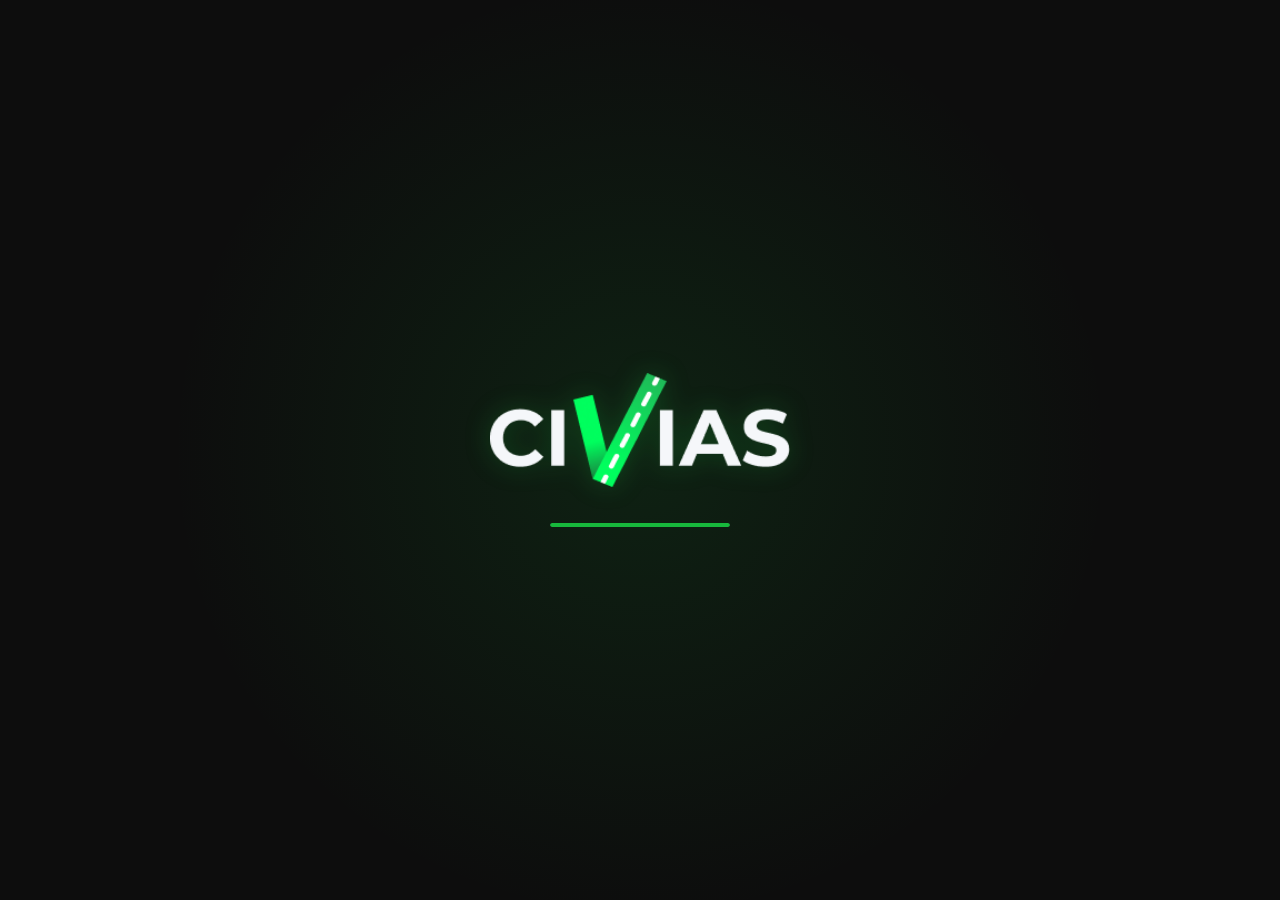
<file: index.html>
<!DOCTYPE html>
<html lang="pt-BR">
<head>
  <meta charset="UTF-8" />
  <meta name="viewport" content="width=device-width, initial-scale=1.0"/>
  <title>CIVIAS</title>

  <link rel="stylesheet" href="assets/css/style.css" />

  <style>

    body {
      margin: 0;
      background: #0d0d0d;
      overflow: hidden;
    }

    .splash-screen {
      width: 100%;
      height: 100vh;

      display: flex;
      flex-direction: column;
      justify-content: center;
      align-items: center;

      background:
        radial-gradient(circle at center,
        rgba(23,184,60,0.12) 0%,
        transparent 60%),
        #0d0d0d;

      transition: opacity 0.6s ease;
    }

    .splash-logo {
      width: clamp(180px, 28vw, 300px);

      opacity: 0;
      transform: scale(0.92);

      animation: logoReveal 1.4s ease forwards;

      filter:
        drop-shadow(0 0 12px rgba(23,184,60,0.25));
    }

    .loading-container {
      width: 180px;
      height: 4px;

      margin-top: 36px;

      background: rgba(255,255,255,0.08);

      border-radius: 999px;

      overflow: hidden;
    }

    .loading-bar {
      width: 0%;
      height: 100%;

      background: #17b83c;

      border-radius: 999px;

      animation: loading 2.2s ease forwards;
    }

    @keyframes logoReveal {

      to {
        opacity: 1;
        transform: scale(1);
      }

    }

    @keyframes loading {

      to {
        width: 100%;
      }

    }

  </style>
</head>

<body>

  <div class="splash-screen" id="splash">

    <img
      src="assets/img/logo-civias.png"
      alt="CIVIAS"
      class="splash-logo"
    />

    <div class="loading-container">
      <div class="loading-bar"></div>
    </div>

  </div>

  <script src="assets/js/splash.js"></script>

</body>
</html>
</file>
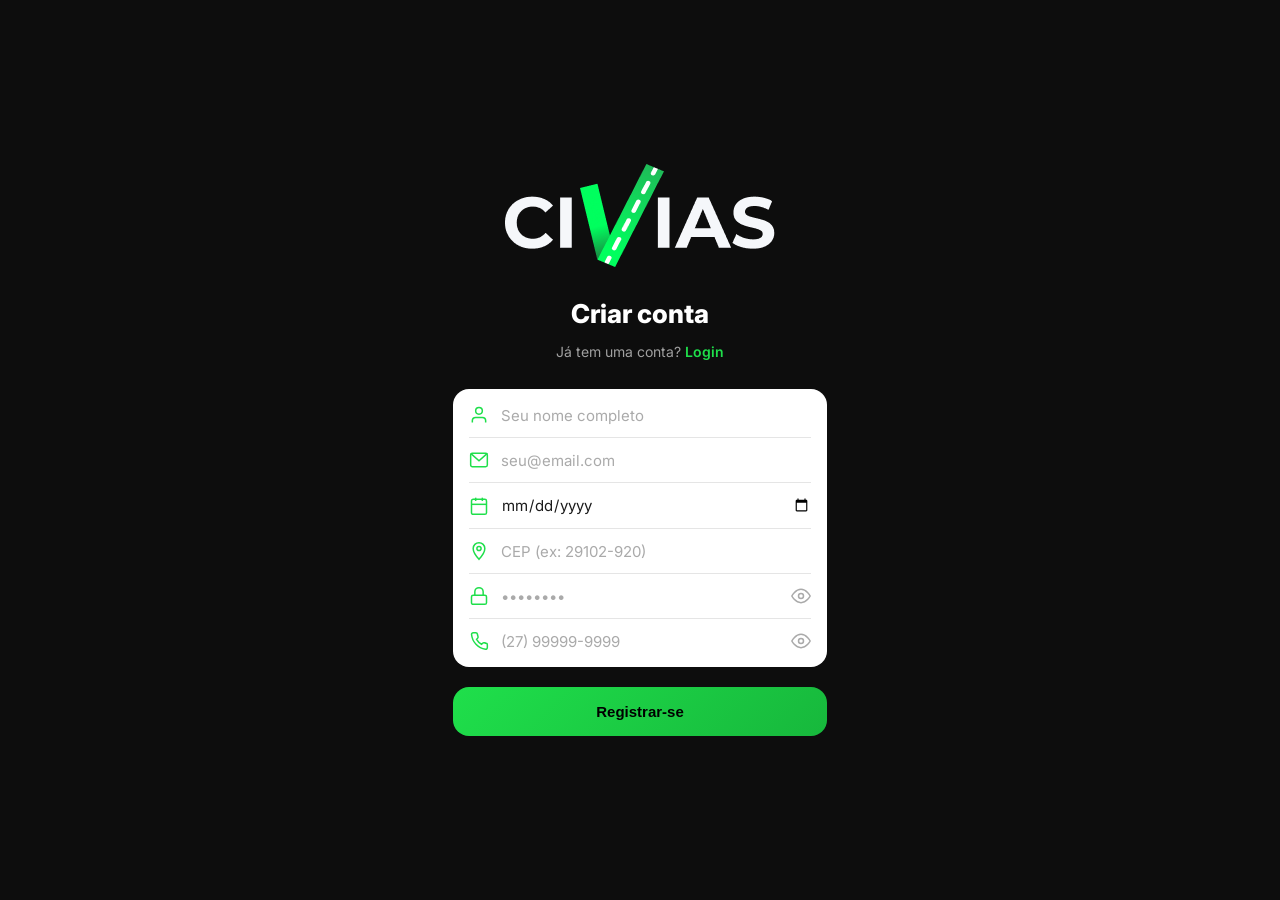
<file: cadastro.html>
<!DOCTYPE html>
<html lang="pt-BR">
<head>
  <meta charset="UTF-8" />
  <meta name="viewport" content="width=device-width, initial-scale=1.0" />
  <title>CIVIAS - Cadastro</title>
  <link rel="stylesheet" href="assets/css/style.css" />
  <style>
    body {
      background-color: var(--bg-primary);
      min-height: 100vh;
    }

    .cadastro-wrapper {
      width: 100%;
      max-width: 430px;
      min-height: 100vh;
      display: flex;
      flex-direction: column;
      align-items: center;
      justify-content: center;
      /* Responsivo: padding escala com clamp */
      padding: clamp(32px, 6vh, 48px) clamp(18px, 6vw, 28px);
      gap: clamp(20px, 3vh, 28px);
      margin: 0 auto;
    }

    /* Logo */
    .cadastro-logo {
      display: flex;
      align-items: center;
    }

    .cadastro-logo span {
      font-size: clamp(32px, 8vw, 42px);
      font-weight: 800;
      color: var(--text-primary);
      letter-spacing: -1px;
    }

    .cadastro-logo svg {
      width: clamp(26px, 6vw, 34px);
      height: clamp(32px, 7vw, 42px);
    }

    /* Título */
    .cadastro-title {
      text-align: center;
    }

    .cadastro-title h1 {
      font-size: clamp(20px, 5vw, 26px);
      font-weight: 800;
      color: var(--text-primary);
    }

    .cadastro-title p {
      margin-top: 8px;
      font-size: 14px;
      color: var(--text-secondary);
    }

    .cadastro-title p a {
      color: var(--green-main);
      font-weight: 600;
      text-decoration: none;
    }

    /* Formulário */
    .cadastro-form {
      width: 100%;
      display: flex;
      flex-direction: column;
      gap: 20px;
    }
  </style>
</head>
<body>
  <div class="cadastro-wrapper">

    <!-- Logo -->
      <div class="cadastro-logo">
        <img src="assets/img/logo-civias.png" alt="CIVIAS" class="logo" />
      </div>

    <!-- Título -->
    <div class="cadastro-title">
      <h1>Criar conta</h1>
      <p>Já tem uma conta? <a href="login.html">Login</a></p>
    </div>

    <!-- Formulário -->
    <div class="cadastro-form">

      <div class="input-group">

        <!-- Nome -->
        <div class="input-row">
          <svg viewBox="0 0 24 24" xmlns="http://www.w3.org/2000/svg">
            <path d="M20 21v-2a4 4 0 0 0-4-4H8a4 4 0 0 0-4 4v2"/>
            <circle cx="12" cy="7" r="4"/>
          </svg>
          <input
            type="text"
            id="cadNome"
            placeholder="Seu nome completo"
            autocomplete="name"
          />
        </div>

        <!-- Email -->
        <div class="input-row">
          <svg viewBox="0 0 24 24" xmlns="http://www.w3.org/2000/svg">
            <rect x="2" y="4" width="20" height="16" rx="2"/>
            <polyline points="2,4 12,13 22,4"/>
          </svg>
          <input
            type="email"
            id="cadEmail"
            placeholder="seu@email.com"
            autocomplete="email"
          />
        </div>

        <!-- Data de nascimento -->
        <div class="input-row">
          <svg viewBox="0 0 24 24" xmlns="http://www.w3.org/2000/svg">
            <rect x="3" y="4" width="18" height="18" rx="2"/>
            <line x1="16" y1="2" x2="16" y2="6"/>
            <line x1="8"  y1="2" x2="8"  y2="6"/>
            <line x1="3"  y1="10" x2="21" y2="10"/>
          </svg>
          <input
            type="date"
            id="cadNascimento"
            autocomplete="bday"
          />
        </div>

        <!-- CEP -->
        <div class="input-row">
          <svg viewBox="0 0 24 24" xmlns="http://www.w3.org/2000/svg">
            <path d="M12 2C8.13 2 5 5.13 5 9c0 5.25 7 13 7 13s7-7.75 7-13c0-3.87-3.13-7-7-7z"/>
            <circle cx="12" cy="9" r="2.5"/>
          </svg>
          <input
            type="text"
            id="cadCep"
            placeholder="CEP (ex: 29102-920)"
            maxlength="9"
            autocomplete="postal-code"
          />
        </div>

        <!-- Senha -->
        <div class="input-row">
          <svg viewBox="0 0 24 24" xmlns="http://www.w3.org/2000/svg">
            <rect x="3" y="11" width="18" height="11" rx="2"/>
            <path d="M7 11V7a5 5 0 0 1 10 0v4"/>
          </svg>
          <input
            type="password"
            id="cadSenha"
            placeholder="••••••••"
            autocomplete="new-password"
          />
          <button class="toggle-password" id="toggleCadSenha" type="button" aria-label="Mostrar senha">
            <svg id="eyeIconCad" viewBox="0 0 24 24" xmlns="http://www.w3.org/2000/svg">
              <path d="M1 12s4-8 11-8 11 8 11 8-4 8-11 8-11-8-11-8z"/>
              <circle cx="12" cy="12" r="3"/>
            </svg>
          </button>
        </div>

        <!-- Telefone -->
        <div class="input-row">
          <svg viewBox="0 0 24 24" xmlns="http://www.w3.org/2000/svg">
            <path d="M22 16.92v3a2 2 0 0 1-2.18 2
                     A19.79 19.79 0 0 1 3.08 4.18
                     2 2 0 0 1 5.09 2h3a2 2 0 0 1 2 1.72
                     c.127.96.361 1.903.7 2.81a2 2 0 0 1-.45 2.11
                     L9.09 9.91a16 16 0 0 0 6 6l1.27-1.27
                     a2 2 0 0 1 2.11-.45c.907.339 1.85.573 2.81.7
                     A2 2 0 0 1 22 16.92z"/>
          </svg>
          <input
            type="tel"
            id="cadTelefone"
            placeholder="(27) 99999-9999"
            maxlength="15"
            autocomplete="tel"
          />
          <button class="toggle-password" id="toggleCadTel" type="button" aria-label="Mostrar telefone">
            <svg id="eyeIconTel" viewBox="0 0 24 24" xmlns="http://www.w3.org/2000/svg">
              <path d="M1 12s4-8 11-8 11 8 11 8-4 8-11 8-11-8-11-8z"/>
              <circle cx="12" cy="12" r="3"/>
            </svg>
          </button>
        </div>

      </div>

      <!-- Botão registrar -->
      <button class="btn-primary" id="btnRegistrar">Registrar-se</button>

    </div>

  </div>

  <script src="assets/js/cadastro.js"></script>
</body>
</html>
</file>
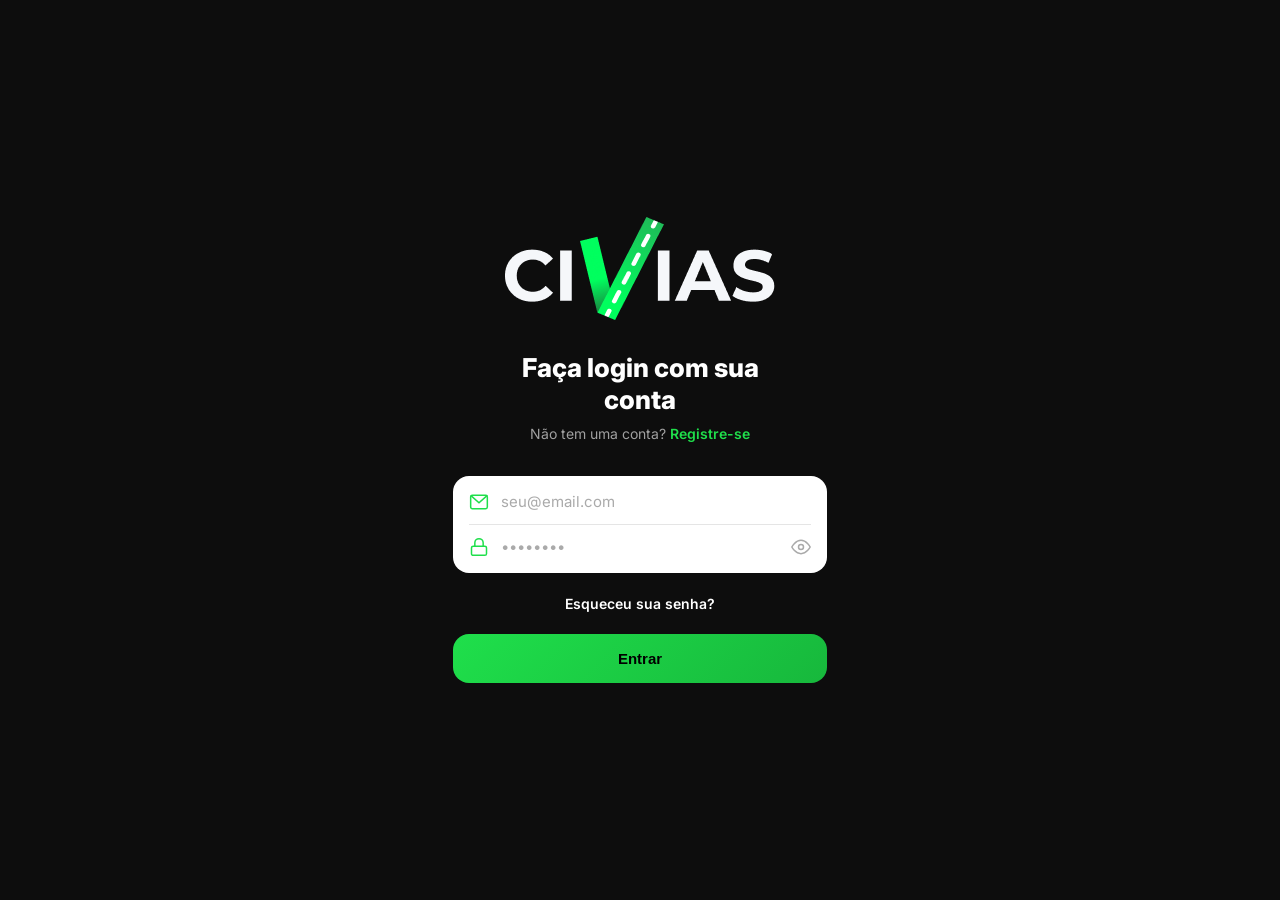
<file: login.html>
<!DOCTYPE html>
<html lang="pt-BR">
<head>
  <meta charset="UTF-8" />
  <meta name="viewport" content="width=device-width, initial-scale=1.0" />
  <title>CIVIAS - Login</title>
  <link rel="stylesheet" href="assets/css/style.css" />
  <style>
    body {
      background-color: var(--bg-primary);
      min-height: 100vh;
    }

    .login-wrapper {
      width: 100%;
      max-width: 430px;
      min-height: 100vh;
      display: flex;
      flex-direction: column;
      align-items: center;
      justify-content: center;
      /* Responsivo: padding menor em telas pequenas via clamp */
      padding: clamp(32px, 6vh, 48px) clamp(18px, 6vw, 28px);
      gap: clamp(24px, 4vh, 32px);
      margin: 0 auto;
    }

    /* Logo */
    .login-logo {
      display: flex;
      align-items: center;
    }

    .login-logo span {
      /* clamp(mínimo, preferido, máximo) — escala suave */
      font-size: clamp(32px, 8vw, 42px);
      font-weight: 800;
      color: var(--text-primary);
      letter-spacing: -1px;
    }

    .login-logo svg {
      width: clamp(26px, 6vw, 34px);
      height: clamp(32px, 7vw, 42px);
    }

    /* Título */
    .login-title {
      text-align: center;
    }

    .login-title h1 {
      font-size: clamp(20px, 5vw, 26px);
      font-weight: 800;
      color: var(--text-primary);
      line-height: 1.2;
    }

    .login-title p {
      margin-top: 8px;
      font-size: 14px;
      color: var(--text-secondary);
    }

    .login-title p a {
      color: var(--green-main);
      font-weight: 600;
      text-decoration: none;
    }

    /* Formulário */
    .login-form {
      width: 100%;
      display: flex;
      flex-direction: column;
      gap: 20px;
    }

    .forgot-password {
      text-align: center;
      font-size: 14px;
      font-weight: 600;
      color: var(--text-primary);
      text-decoration: none;
      cursor: pointer;
    }

    .forgot-password:hover {
      color: var(--green-main);
    }
  </style>
</head>
<body>
  <div class="login-wrapper">

    <!-- Logo -->
      <div class="login-logo">
        <img src="assets/img/logo-civias.png" alt="CIVIAS" class="logo" />
      </div>

    <!-- Título -->
    <div class="login-title">
      <h1>Faça login com sua<br>conta</h1>
      <p>Não tem uma conta? <a href="cadastro.html">Registre-se</a></p>
    </div>

    <!-- Formulário -->
    <div class="login-form">

      <!-- Campos -->
      <div class="input-group">

        <!-- Email -->
        <div class="input-row">
          <svg viewBox="0 0 24 24" xmlns="http://www.w3.org/2000/svg">
            <rect x="2" y="4" width="20" height="16" rx="2"/>
            <polyline points="2,4 12,13 22,4"/>
          </svg>
          <input
            type="email"
            id="loginEmail"
            placeholder="seu@email.com"
            autocomplete="email"
          />
        </div>

        <!-- Senha -->
        <div class="input-row">
          <svg viewBox="0 0 24 24" xmlns="http://www.w3.org/2000/svg">
            <rect x="3" y="11" width="18" height="11" rx="2"/>
            <path d="M7 11V7a5 5 0 0 1 10 0v4"/>
          </svg>
          <input
            type="password"
            id="loginSenha"
            placeholder="••••••••"
            autocomplete="current-password"
          />
          <button class="toggle-password" id="toggleLoginSenha" type="button" aria-label="Mostrar senha">
            <svg id="eyeIconLogin" viewBox="0 0 24 24" xmlns="http://www.w3.org/2000/svg">
              <path d="M1 12s4-8 11-8 11 8 11 8-4 8-11 8-11-8-11-8z"/>
              <circle cx="12" cy="12" r="3"/>
            </svg>
          </button>
        </div>

      </div>

      <!-- Esqueceu senha -->
      <a class="forgot-password" href="#">Esqueceu sua senha?</a>

      <!-- Botão entrar -->
      <button class="btn-primary" id="btnEntrar">Entrar</button>

    </div>

  </div>

  <script src="assets/js/login.js"></script>
</body>
</html>
</file>
<file: assets/css/style.css>
/* =============================
   CIVIAS - Estilos Globais
   ============================= */

@import url('https://fonts.googleapis.com/css2?family=Inter:wght@400;500;600;700;800&display=swap');

/* Variáveis de cor */
:root {
  --bg-primary: #0d0d0d;
  --bg-secondary: #1a1a1a;
  --bg-card: #1e1e1e;
  --bg-card-alt: #2a2a2a;

  --green-main: #1fdf4b;
  --green-dark: #17b83c;
  --green-glow: rgba(31, 223, 75, 0.15);

  --text-primary: #ffffff;
  --text-secondary: #a0a0a0;
  --text-muted: #606060;

  --red: #e53e3e;
  --orange: #d97706;

  --border-radius-sm: 10px;
  --border-radius-md: 16px;
  --border-radius-lg: 24px;
  --border-radius-xl: 32px;

  --navbar-height: 72px;
}

/* Reset e base */
*, *::before, *::after {
  margin: 0;
  padding: 0;
  box-sizing: border-box;
  -webkit-tap-highlight-color: transparent;
}

html {
  width: 100%;
  min-height: 100%;
}

body {
  width: 100%;
  min-height: 100vh;
  background-color: #111;
  color: var(--text-primary);
  font-family: 'Inter', sans-serif;
  font-size: 16px;
  line-height: 1.5;
  overflow-x: hidden;
}

/* =============================
   CONTAINER PRINCIPAL
   ============================= */
.app-container {
  width: 100%;
  min-height: 100vh;
  margin: 0 auto;
  padding: 0 24px;
}

/* Desktop: centraliza com sombra lateral */
@media (min-width: 768px) {
  .app-container {
    max-width: 440px;
    box-shadow: 0 0 80px rgba(0, 0, 0, 0.8);
  }
}

/* =============================
   NAVBAR INFERIOR
   ============================= */
.navbar {
  position: fixed;
  bottom: 16px;
  left: 50%;
  transform: translateX(-50%);
  width: calc(100% - 32px);
  max-width: 408px;
  height: var(--navbar-height);
  background-color: var(--bg-card-alt);
  border-radius: var(--border-radius-xl);
  display: flex;
  align-items: center;
  justify-content: space-around;
  padding: 0 16px;
  z-index: 100;
}

/* Desktop: navbar acompanha o container */
@media (min-width: 768px) {
  .navbar {
    max-width: 408px;
  }
}

.navbar a {
  display: flex;
  align-items: center;
  justify-content: center;
  width: 48px;
  height: 48px;
  border-radius: 50%;
  text-decoration: none;
  transition: background 0.2s;
}

.navbar a:hover,
.navbar a.active {
  background-color: var(--green-glow);
}

.navbar svg {
  width: 26px;
  height: 26px;
  stroke: var(--green-main);
  fill: none;
  stroke-width: 1.8;
  stroke-linecap: round;
  stroke-linejoin: round;
}

/* =============================
   BOTÕES
   ============================= */
.btn-primary {
  width: 100%;
  padding: 16px;
  background: linear-gradient(135deg, var(--green-main), var(--green-dark));
  color: #000;
  font-size: 15px;
  font-weight: 700;
  border: none;
  border-radius: var(--border-radius-md);
  cursor: pointer;
  transition: opacity 0.2s, transform 0.1s;
}

.btn-primary:hover {
  opacity: 0.9;
}

.btn-primary:active {
  transform: scale(0.98);
}

.btn-outline {
  width: 100%;
  padding: 16px;
  background: transparent;
  color: var(--green-main);
  font-size: 15px;
  font-weight: 600;
  border: 1.5px solid var(--green-main);
  border-radius: var(--border-radius-md);
  cursor: pointer;
  transition: background 0.2s;
}

.btn-outline:hover {
  background: var(--green-glow);
}

/* =============================
   INPUTS
   ============================= */
.input-group {
  background-color: #fff;
  border-radius: var(--border-radius-md);
  padding: 4px 16px;
}

.input-row {
  display: flex;
  align-items: center;
  gap: 12px;
  padding: 12px 0;
  border-bottom: 1px solid #e5e5e5;
}

.input-row:last-child {
  border-bottom: none;
}

.input-row svg {
  width: 20px;
  height: 20px;
  stroke: var(--green-main);
  fill: none;
  stroke-width: 1.8;
  flex-shrink: 0;
}

.input-row input {
  flex: 1;
  border: none;
  outline: none;
  font-size: 15px;
  font-family: 'Inter', sans-serif;
  color: #1a1a1a;
  background: transparent;
}

.input-row input::placeholder {
  color: #aaa;
}

.input-row .toggle-password {
  cursor: pointer;
  background: none;
  border: none;
  padding: 0;
  display: flex;
  align-items: center;
}

.input-row .toggle-password svg {
  stroke: #aaa;
}

/* =============================
   CARDS DE ESTATÍSTICA
   ============================= */
.stats-grid {
  display: grid;
  grid-template-columns: repeat(3, 1fr);
  gap: 10px;
}

.stat-card {
  background-color: var(--bg-card);
  border-radius: var(--border-radius-md);
  padding: 14px 10px;
  display: flex;
  flex-direction: column;
  gap: 6px;
}

.stat-card .stat-label {
  font-size: 11px;
  font-weight: 600;
  display: flex;
  align-items: center;
  gap: 5px;
}

.stat-card .stat-number {
  font-size: 36px;
  font-weight: 700;
  line-height: 1;
}

.stat-card.red    { border: 1px solid rgba(229, 62, 62, 0.4); }
.stat-card.orange { border: 1px solid rgba(217, 119, 6, 0.4); }
.stat-card.green  { border: 1px solid rgba(31, 223, 75, 0.4); }

.stat-card.red    .stat-label { color: var(--red); }
.stat-card.orange .stat-label { color: var(--orange); }
.stat-card.green  .stat-label { color: var(--green-main); }

.stat-card.red    .stat-number { color: var(--red); }
.stat-card.orange .stat-number { color: var(--orange); }
.stat-card.green  .stat-number { color: var(--green-main); }

/* =============================
   UTILITÁRIOS
   ============================= */
.page-content {
  padding: 24px 20px;
  padding-bottom: calc(var(--navbar-height) + 32px);
}

.page-content-no-navbar {
  padding: 24px 20px;
}

.section-title {
  font-size: 22px;
  font-weight: 800;
  margin-bottom: 14px;
  color: var(--text-primary);
}

.text-green { color: var(--green-main); }
.text-muted { color: var(--text-secondary); font-size: 14px; }

.mt-8  { margin-top: 8px; }
.mt-12 { margin-top: 12px; }
.mt-16 { margin-top: 16px; }
.mt-20 { margin-top: 20px; }
.mt-24 { margin-top: 24px; }
.mt-32 { margin-top: 32px; }

/* =============================
   TELAS MUITO PEQUENAS
   ============================= */
@media (max-width: 360px) {
  .stats-grid {
    gap: 6px;
  }

  .stat-card .stat-number {
    font-size: 28px;
  }

  .stat-card .stat-label {
    font-size: 10px;
  }
}


/* ============================================================
   Adicionando responsividade global ao style.css
   ============================================================ */

/* =============================
   CONTAINER - Telas médias e grandes
   ============================= */
@media (min-width: 480px) and (max-width: 767px) {
  .app-container {
    max-width: 100%;
  }

  .navbar {
    max-width: calc(100% - 32px);
  }
}

/* =============================
   STATS GRID - Telas muito pequenas (< 360px)
   ============================= */
@media (max-width: 360px) {
  .stats-grid {
    gap: 6px;
  }

  .stat-card {
    padding: 10px 8px;
  }

  .stat-card .stat-number {
    font-size: 26px;
  }

  .stat-card .stat-label {
    font-size: 10px;
  }
}

/* =============================
   WRAPPERS DE LOGIN / CADASTRO
   (páginas sem navbar, centralizadas)
   ============================= */

/* Telas muito pequenas: reduz padding para não sufocar */
@media (max-width: 360px) {
  .login-wrapper,
  .cadastro-wrapper {
    padding: 32px 18px;
    gap: 24px;
  }

  .login-logo span,
  .cadastro-logo span {
    font-size: 34px;
  }

  .login-logo svg,
  .cadastro-logo svg {
    width: 27px;
    height: 34px;
  }

  .login-title h1,
  .cadastro-title h1 {
    font-size: 22px;
  }
}

/* Telas médias (tablets): centraliza e limita largura */
@media (min-width: 600px) {
  .login-wrapper,
  .cadastro-wrapper {
    margin: 0 auto;
    max-width: 430px;
  }
}

/* =============================
   ONBOARDING
   ============================= */

/* Telas muito pequenas */
@media (max-width: 360px) {
  .onboarding-wrapper {
    padding: 32px 16px 28px;
  }

  .ob-logo span {
    font-size: 22px;
  }

  .ob-logo svg {
    width: 18px;
    height: 22px;
  }

  .ob-image-wrapper {
    max-width: 260px;
  }

  .ob-slide-text {
    font-size: 18px;
  }

  .btn-pular {
    padding: 12px 28px;
    font-size: 14px;
  }
}

/* Telas médias (tablets) */
@media (min-width: 600px) {
  .onboarding-wrapper {
    margin: 0 auto;
    max-width: 430px;
  }

  .ob-image-wrapper {
    max-width: 360px;
  }

  .ob-slide-text {
    font-size: 24px;
  }
}

/* =============================
   HOME - Header, card, mapa
   ============================= */

/* Telas muito pequenas */
@media (max-width: 360px) {
  .home-header {
    padding: 16px 14px 0;
  }

  .header-logo .logo {
    height: 24px;
  }

  .header-user .greet {
    font-size: 11px;
  }

  .avatar {
    width: 36px;
    height: 36px;
  }

  .card-registrar {
    margin: 14px 14px 0;
    padding: 16px;
  }

  .card-registrar h2 {
    font-size: 18px;
  }

  .card-registrar p {
    font-size: 13px;
  }

  .map-section {
    margin: 14px 14px 0;
    height: 220px;
  }

  .stats-section {
    margin: 14px 14px 0;
  }
}

/* Telas médias */
@media (min-width: 600px) {
  .map-section {
    height: 320px;
  }
}

/* =============================
   INPUTS - Garantia em telas pequenas
   ============================= */
@media (max-width: 360px) {
  .input-row input {
    font-size: 14px;
  }

  .btn-primary,
  .btn-outline {
    padding: 14px;
    font-size: 14px;
  }
}
/* =========================
   RESPONSIVIDADE GLOBAL
========================= */

/* Desktop */
@media (min-width: 1024px) {

  .app-container {
    max-width: 1400px;
    padding: 0 48px;
  }

  .home-grid,
  .dashboard-grid,
  .cards-grid {
    display: grid;
    grid-template-columns: repeat(2, 1fr);
    gap: 24px;
  }

  .mapa-container {
    height: 650px !important;
  }

  .navbar {
    max-width: 500px;
    left: 50%;
    transform: translateX(-50%);
    border-radius: 18px;
  }

  .home-header,
  .perfil-header,
  .mapa-header,
  .oc-header {
    flex-direction: row;
    justify-content: space-between;
    align-items: center;
  }
}

/* Tablet */
@media (min-width: 768px) and (max-width: 1023px) {

  .app-container {
    max-width: 900px;
    padding: 0 32px;
  }

  .mapa-container {
    height: 500px !important;
  }

  .navbar {
    max-width: 420px;
    left: 50%;
    transform: translateX(-50%);
    border-radius: 16px;
  }
}

/* Mobile */
@media (max-width: 767px) {

  .app-container {
    width: 100%;
    padding: 0 16px;
  }

  .mapa-container {
    height: 320px !important;
  }

  .home-header,
  .perfil-header,
  .mapa-header,
  .oc-header {
    flex-direction: column;
    align-items: flex-start;
  }
}
</file>
